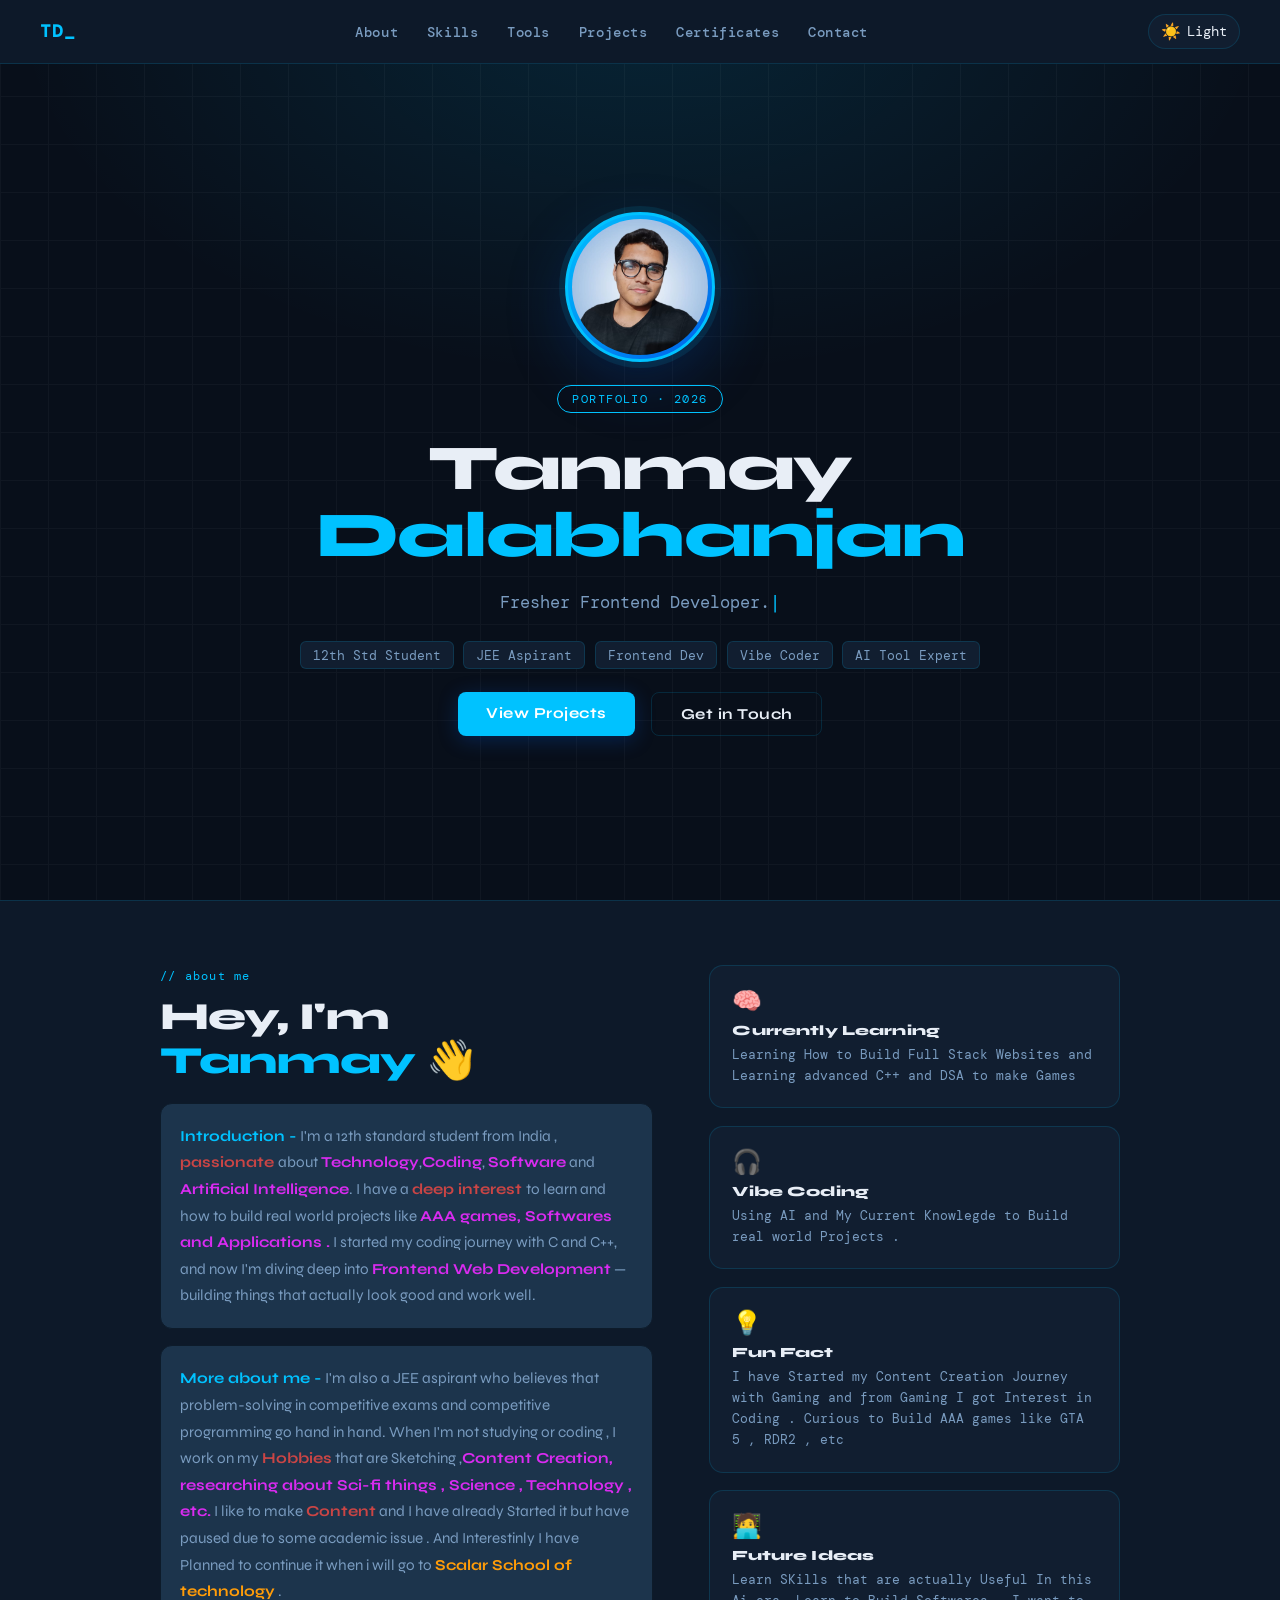
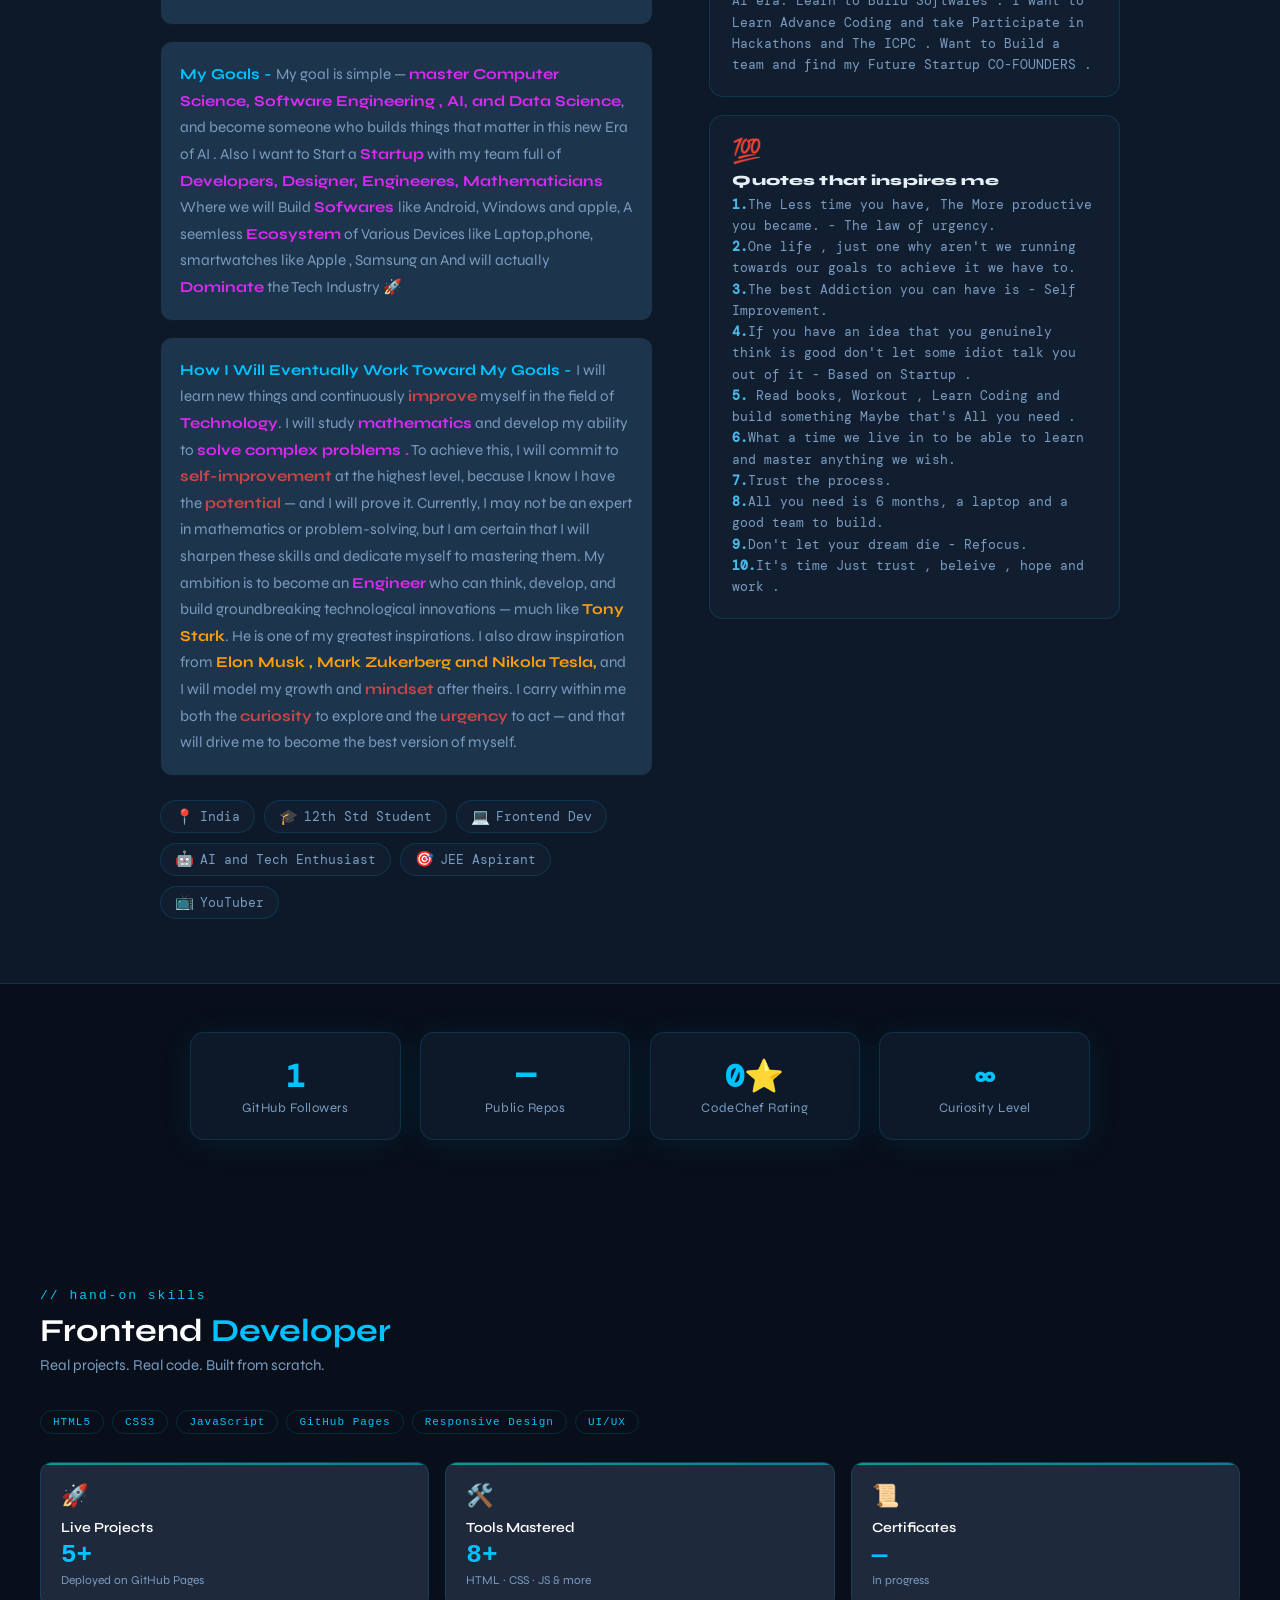
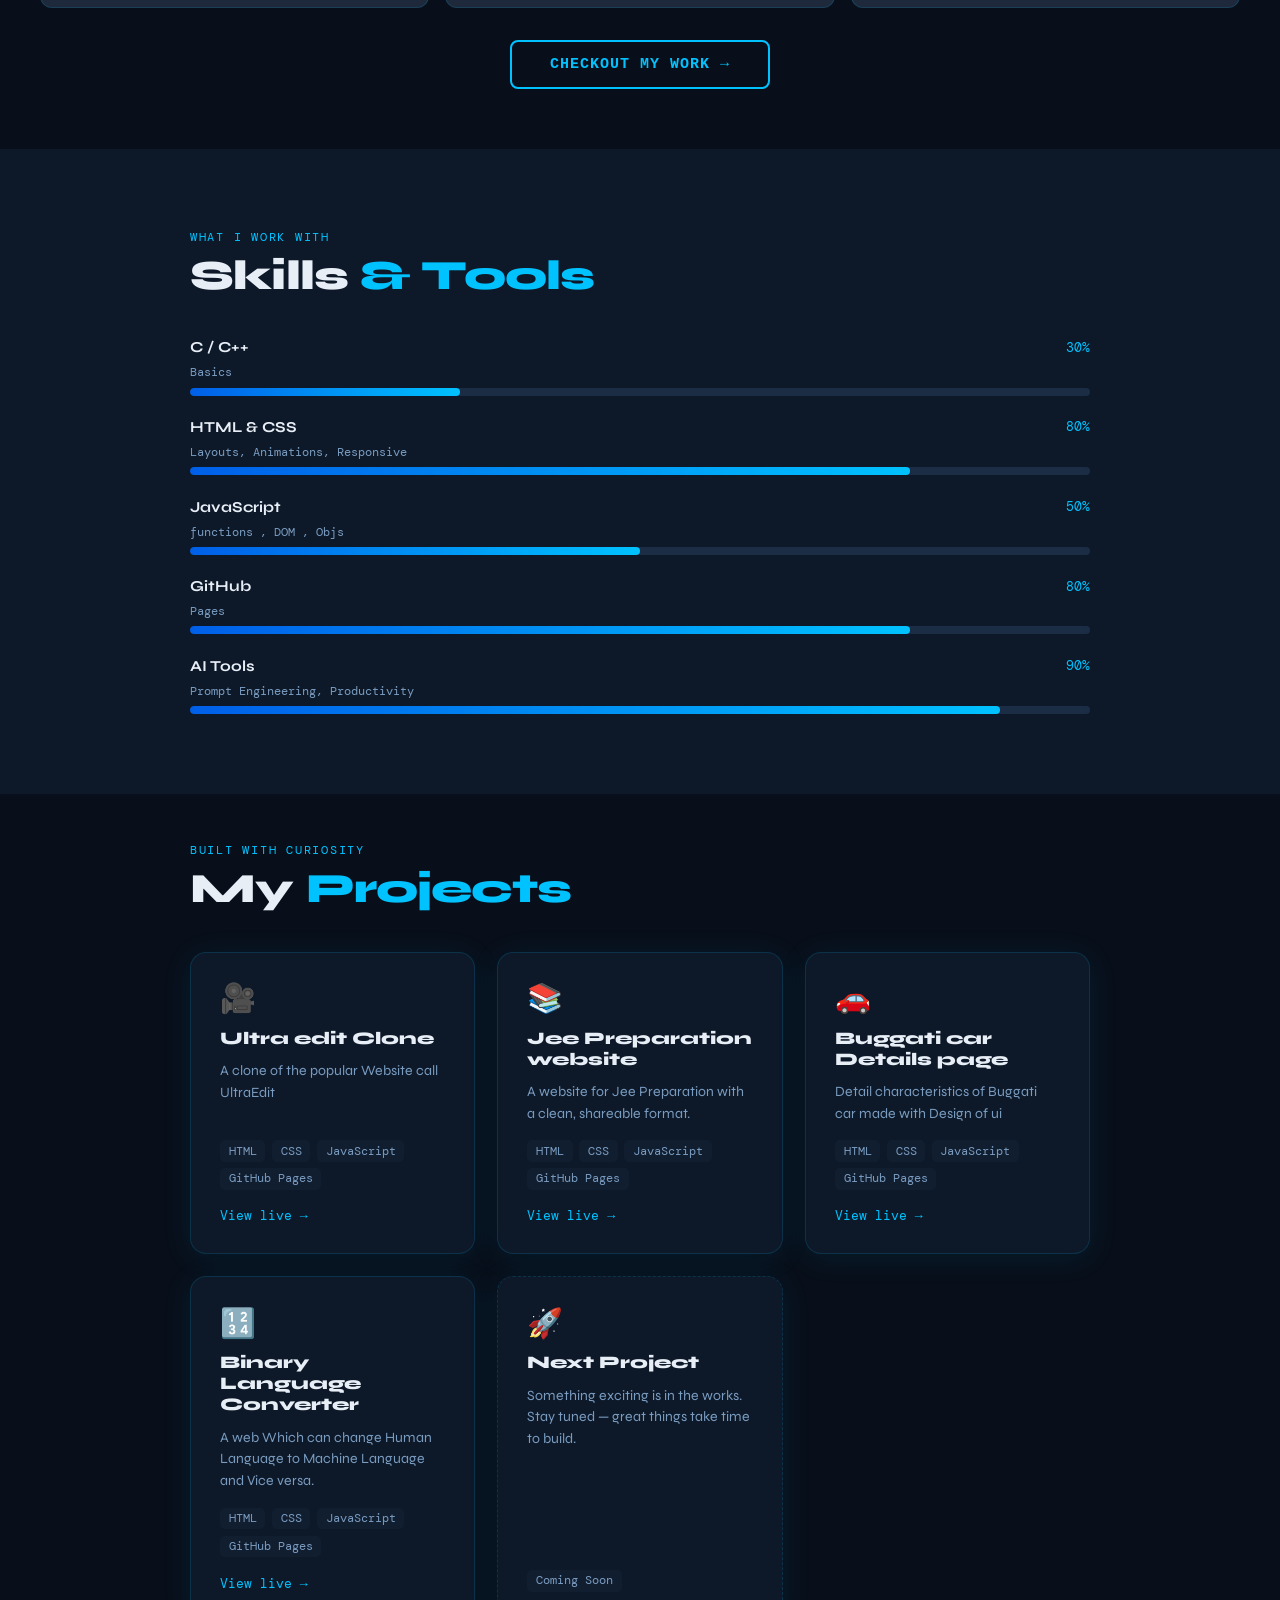
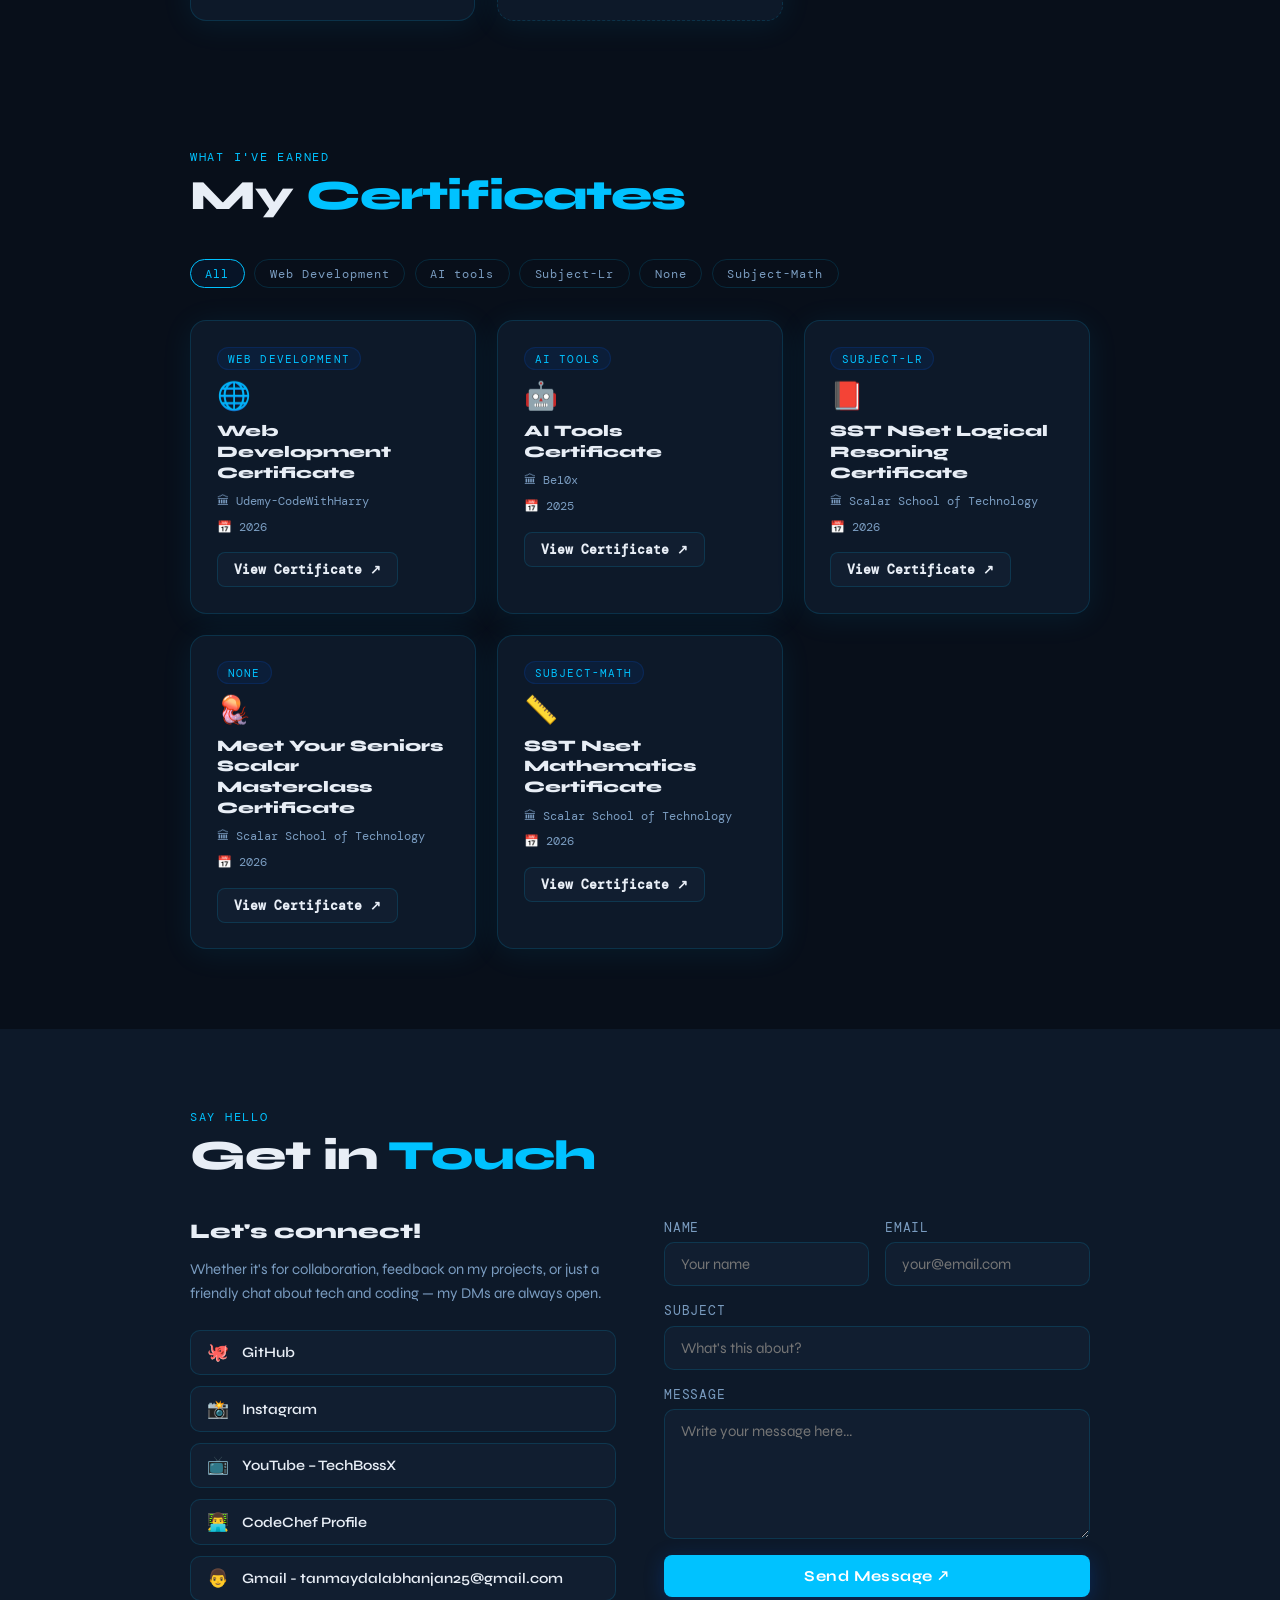
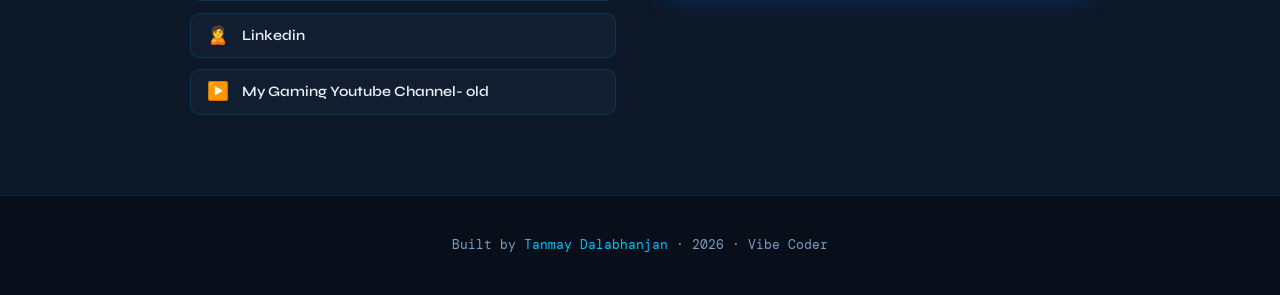
<file: main.index.html>
<!DOCTYPE html>
<html lang="en" data-theme="light">

<head>
    <meta charset="UTF-8" />
    <meta name="viewport" content="width=device-width, initial-scale=1.0" />
    <title>Tanmay Dalabhanjan – Portfolio</title>
    <link rel="icon" type="image/png" href="favicon.png">
    <link
        href="https://fonts.googleapis.com/css2?family=Syne:wght@400;700;800&family=DM+Mono:ital,wght@0,400;0,500;1,400&display=swap"
        rel="stylesheet" />

    <link rel="stylesheet" href="style.css" />
    <style>
        /* moved inline styles to a class to avoid inline-style usage */
        .section-padding { padding: 3rem 1.5rem; }
        .project-card--upcoming { border-style: dashed; opacity: 0.7; }
    </style>
</head>

<body>

    <!-- NAV -->
    <nav>
        <a class="nav-logo" href="#">TD_</a>
        <ul class="nav-links">
            <li><a href="#about">About</a></li>
            <li><a href="#frontend-skills">Skills</a></li>
            <li><a href="#skills">Tools</a></li>
            <li><a href="#projects">Projects</a></li>
            <li><a href="#certificates">Certificates</a></li>
            <li><a href="#contact">Contact</a></li>
        </ul>
        <button class="toggle-btn" onclick="toggleTheme()" aria-label="Toggle dark mode">
            <span class="toggle-icon" id="themeIcon">🌙</span>
            <span id="themeLabel">Dark</span>
        </button>
    </nav>

    <!-- HERO -->
    <section class="hero" id="about">
        <div class="grid-overlay"></div>
        <div class="hero-inner">
            <div class="avatar-ring">
                <div class="avatar-inner"></div>
            </div>
            <span class="hero-tag">Portfolio · 2026</span>
            <h1>Tanmay<br /><span>Dalabhanjan</span></h1>
            <p class="typing-line">
                <span id="typed-text"></span><span class="cursor">|</span>
            </p>
            <div class="hero-meta">
                <span class="hero-badge">12th Std Student</span>
                <span class="hero-badge">JEE Aspirant</span>
                <span class="hero-badge">Frontend Dev</span>
                <span class="hero-badge">Vibe Coder</span>
                <span class="hero-badge">AI Tool Expert</span>
            </div>
            <div class="hero-cta">
                <a href="#projects" class="btn-primary">View Projects</a>
                <a href="#contact" class="btn-outline">Get in Touch</a>
            </div>
        </div>
    </section>


    <!-- INTRODUCTION SECTION -->
    <section id="intro">
        <div class="intro-inner">

            <div class="intro-left">
                <span class="intro-tag">// about me</span>
                <h2 class="intro-heading">Hey, I'm <span>Tanmay</span> 👋</h2>
                <p class="intro-text">
                    <span class="letters">Introduction -</span>
                    I'm a 12th standard student from India , <span class="words2">passionate </span> about <span
                        class="words1">Technology</span>,<span class="words1">Coding</span>,
                    <span class="words1">Software</span> and <span class="words1">Artificial Intelligence</span>. I have
                    a <span class="words2">deep interest </span> to learn and how to build real world projects like
                    <span class="words1">AAA games, Softwares and Applications .</span> I started my coding journey with
                    C and C++, and now I'm diving deep into <span class="words1">Frontend Web Development</span> —
                    building things that actually look good and work well.
                </p>
                <p class="intro-text">
                    <span class="letters">More about me -</span>
                    I'm also a JEE aspirant who believes that problem-solving in competitive
                    exams and competitive programming go hand in hand. When I'm not studying
                    or coding , I work on my <span class="words2">Hobbies</span> that are Sketching ,<span
                        class="words1">Content Creation, researching about Sci-fi things , Science , Technology ,
                        etc.</span> I like to make <span class="words2">Content</span> and I have already Started it but
                    have paused due to some academic issue . And Interestinly I have Planned to continue it when i will
                    go to <span class="words3">Scalar School of technology</span> .
                </p>
                <p class="intro-text">
                    <span class="letters">My Goals - </span>
                    My goal is simple — <span class="words1">master Computer Science, Software Engineering , AI, and
                        Data Science</span>, and
                    become someone who builds things that matter in this new Era of AI . Also I want to Start a <span
                        class="words1">Startup</span> with my team full of <span class="words1">Developers, Designer,
                        Engineeres, Mathematicians</span> Where we will Build <span class="words1">Sofwares </span>like
                    Android, Windows and apple, A seemless <span class="words1">Ecosystem</span> of Various Devices like
                    Laptop,phone, smartwatches like Apple , Samsung an And will actually <span
                        class="words1">Dominate</span> the Tech Industry 🚀
                </p>
                <p class="intro-text">
                    <span class="letters">How I Will Eventually Work Toward My Goals - </span>
                    I will learn new things and continuously <span class="words2">improve</span> myself in the field of
                    <span class="words1">Technology</span>. I will study <span class="words1">mathematics</span> and
                    develop my ability to <span class="words1">solve complex problems .</span> To achieve this, I will
                    commit to <span class="words2">self-improvement</span> at the highest level, because I know I have
                    the <span class="words2">potential</span> — and I will prove it. Currently, I may not be an expert
                    in mathematics or problem-solving, but I am certain that I will sharpen these skills and dedicate
                    myself to mastering them. My ambition is to become an <span class="words1">Engineer</span> who can
                    think, develop, and build groundbreaking technological innovations — much like <span
                        class="words3">Tony Stark</span>. He is one of my greatest inspirations. I also draw inspiration
                    from <span class="words3">Elon Musk , Mark Zukerberg and Nikola Tesla,</span> and I will model my
                    growth and <span class="words2">mindset</span> after theirs. I carry within me both the <span
                        class="words2">curiosity</span> to explore and the <span class="words2">urgency</span> to act —
                    and that will drive me to become the best version of myself.
                </p>

                <!-- ✏️ ADD / EDIT YOUR QUICK FACTS BELOW -->
                <div class="intro-facts">
                    <div class="intro-fact"><span class="fact-icon">📍</span> India</div>
                    <div class="intro-fact"><span class="fact-icon">🎓</span> 12th Std Student</div>
                    <div class="intro-fact"><span class="fact-icon">💻</span> Frontend Dev</div>
                    <div class="intro-fact"><span class="fact-icon">🤖</span> AI and Tech Enthusiast</div>
                    <div class="intro-fact"><span class="fact-icon">🎯</span> JEE Aspirant</div>
                    <div class="intro-fact"><span class="fact-icon">📺</span> YouTuber</div>
                </div>
            </div>

            <div class="intro-right">
                <!-- ✏️ EDIT THESE CARDS FREELY — add/remove/change any card -->
                <div class="intro-card">
                    <div class="icard-icon">🧠</div>
                    <div class="icard-title">Currently Learning</div>
                    <div class="icard-body">Learning How to Build Full Stack Websites and Learning advanced C++ and DSA
                        to make Games
                    </div>
                </div>
                <div class="intro-card">
                    <div class="icard-icon">🎧</div>
                    <div class="icard-title">Vibe Coding</div>
                    <div class="icard-body">Using AI and My Current Knowlegde to Build real world Projects .
                    </div>
                </div>
                <div class="intro-card">
                    <div class="icard-icon">💡</div>
                    <div class="icard-title">Fun Fact</div>
                    <div class="icard-body">I have Started my Content Creation Journey with Gaming and from Gaming I got
                        Interest in Coding . Curious to Build AAA games like GTA 5 , RDR2 , etc </div>
                </div>
                <div class="intro-card">
                    <div class="icard-icon">🧑‍💻</div>
                    <div class="icard-title">Future Ideas</div>
                    <div class="icard-body">Learn SKills that are actually Useful In this Ai era. Learn to Build
                        Softwares . I want to Learn Advance Coding and take Participate in Hackathons and The ICPC .
                        Want to Build a team and find my Future Startup CO-FOUNDERS . </div>
                </div>

                <div class="intro-card">
                    <div class="icard-icon">💯</div>
                    <div class="icard-title">Quotes that inspires me </div>
                    <div class="icard-body">
                        <div><b class="words4">1.</b>The Less time you have, The More productive you became. - The law
                            of
                            urgency.</div>
                        <div><b class="words4">2.</b>One life , just one why aren't we running towards our goals to
                            achieve it we have to.</div>
                        <div><b class="words4">3.</b>The best Addiction you can have is - Self Improvement.</div>
                        <div><b class="words4">4.</b>If you have an idea that you genuinely think is good don't let some
                            idiot talk you out of it -
                            Based on Startup .</div>
                        <div><b class="words4">5.</b> Read books, Workout , Learn Coding and build something Maybe
                            that's All you need .</div>
                        <div><b class="words4">6.</b>What a time we live in to be able to learn and master anything we
                            wish. </div>
                        <div><b class="words4">7.</b>Trust the process.</div>
                        <div><b class="words4">8.</b>All you need is 6 months, a laptop and a good team to build.</div>
                        <div><b class="words4">9.</b>Don't let your dream die - Refocus.</div>
                        <div><b class="words4">10.</b>It's time Just trust , beleive , hope and work .</div>
                    </div>
                </div>
            </div>



        </div>
    </section>

    <!-- STATS -->
    <section class="section-padding">
        <div class="section-inner">
            <div class="stats-row">
                <div class="stat-card reveal">
                    <div class="stat-num" id="stat-followers">1</div>
                    <div class="stat-label">GitHub Followers</div>
                </div>
                <div class="stat-card reveal">
                    <div class="stat-num" id="stat-repos">—</div>
                    <div class="stat-label">Public Repos</div>
                </div>
                <div class="stat-card reveal">
                    <div class="stat-num">0⭐</div>
                    <div class="stat-label">CodeChef Rating</div>
                </div>
                <div class="stat-card reveal">
                    <div class="stat-num">∞</div>
                    <div class="stat-label">Curiosity Level</div>
                </div>
            </div>
        </div>
    </section>
    <!-- ===== HAND-ON SKILLS SECTION ===== -->
    <section id="frontend-skills">
        <p class="hs-label">// hand-on skills</p>
        <h2 class="hs-title">Frontend <span>Developer</span></h2>
        <p class="hs-subtitle">Real projects. Real code. Built from scratch.</p>

        <!-- Tech Tags -->
        <div class="hs-tags">
            <span class="hs-tag">HTML5</span>
            <span class="hs-tag">CSS3</span>
            <span class="hs-tag">JavaScript</span>
            <span class="hs-tag">GitHub Pages</span>
            <span class="hs-tag">Responsive Design</span>
            <span class="hs-tag">UI/UX</span>
        </div>

        <!-- Stat Cards -->
        <div class="hs-cards">
            <div class="hs-card">
                <div class="hs-card-icon">🚀</div>
                <div class="hs-card-title">Live Projects</div>
                <div class="hs-card-val">5+</div>
                <div class="hs-card-sub">Deployed on GitHub Pages</div>
            </div>
            <div class="hs-card">
                <div class="hs-card-icon">🛠️</div>
                <div class="hs-card-title">Tools Mastered</div>
                <div class="hs-card-val">8+</div>
                <div class="hs-card-sub">HTML · CSS · JS & more</div>
            </div>
            <div class="hs-card">
                <div class="hs-card-icon">📜</div>
                <div class="hs-card-title">Certificates</div>
                <div class="hs-card-val">—</div>
                <div class="hs-card-sub">In progress</div>
            </div>
        </div>

        <!-- CTA Button -->
        <div class="hs-cta-wrap">
            <button class="hs-cta-btn" id="hsOpenBtn">CHECKOUT MY WORK →</button>
        </div>
    </section>

    <!-- ===== MODAL OVERLAY ===== -->
    <div id="fdOverlay" class="fd-overlay">
        <div class="fd-modal">

            <button class="fd-modal-close" id="hsCloseBtn">✕</button>

            <p class="fd-modal-label">// frontend developer</p>
            <h3 class="fd-modal-title">Tanmay's Dev Portfolio</h3>

            <!-- Projects -->
            <div class="fd-section">
                <div class="fd-section-heading">🚀 WEB DEV PROJECTS</div>
                <div class="fd-proj-grid">

                    <div class="fd-proj-card">
                        <div class="fd-proj-name">🎥 UltraEdit Clone</div>
                        <div class="fd-proj-desc">Pixel-accurate clone of the UltraEdit website.</div>
                        <a href="https://tanmayboss25.github.io/UltraEditClone/" target="_blank" rel="noopener noreferrer"
                            class="fd-proj-link">View live →</a>
                    </div>

                    <div class="fd-proj-card">
                        <div class="fd-proj-name">🙎 Personal Blog</div>
                        <div class="fd-proj-desc">Save notes, photos, and birthdays in one place.</div>
                        <a href="https://tanmayboss25.github.io/PersonalBlog/" target="_blank" rel="noopener noreferrer" class="fd-proj-link">View
                            live →</a>
                    </div>

                    <div class="fd-proj-card">
                        <div class="fd-proj-name">📚 JEE Prep Website</div>
                        <div class="fd-proj-desc">Clean, shareable JEE preparation resource site.</div>
                        <a href="https://tanmayboss25.github.io/Jee-Preparations-/" target="_blank" rel="noopener noreferrer"
                            class="fd-proj-link">View live →</a>
                    </div>

                    <div class="fd-proj-card">
                        <div class="fd-proj-name">🚗 Bugatti Details Page</div>
                        <div class="fd-proj-desc">Stylish UI for Bugatti car characteristics.</div>
                        <a href="https://tanmayboss25.github.io/Card-Design-1-/" target="_blank" rel="noopener noreferrer"
                            class="fd-proj-link">View live →</a>
                    </div>

                    <div class="fd-proj-card">
                        <div class="fd-proj-name">🔢 Binary Converter</div>
                        <div class="fd-proj-desc">Convert human language to machine language & back.</div>
                        <a href="https://tanmayboss25.github.io/Binary-Language-Converter-/" target="_blank" rel="noopener noreferrer"
                            class="fd-proj-link">View live →</a>
                    </div>

                    <div class="fd-proj-card">
                        <div class="fd-proj-name">🔜 Next Project</div>
                        <div class="fd-proj-desc">Something exciting is in the works. Stay tuned.</div>
                        <span class="fd-coming-soon">Coming Soon</span>
                    </div>

                </div>
            </div>

            <!-- Tools -->
            <div class="fd-section">
                <div class="fd-section-heading">🛠️ TOOLS MASTERED</div>
                <div class="fd-tools-grid">
                    <span class="fd-tool-chip">HTML5</span>
                    <span class="fd-tool-chip">CSS3</span>
                    <span class="fd-tool-chip">JavaScript</span>
                    <span class="fd-tool-chip">GitHub</span>
                    <span class="fd-tool-chip">GitHub Pages</span>
                    <span class="fd-tool-chip">Responsive Design</span>
                    <span class="fd-tool-chip">UI Design</span>
                    <span class="fd-tool-chip">AI Tools</span>
                    <span class="fd-tool-chip">C / C++</span>
                    <span class="fd-tool-chip">React (learning)</span>
                </div>
            </div>

            <!-- Certificates -->
            <div class="fd-section">
                <div class="fd-section-heading">📜 CERTIFICATES</div>
                <div class="fd-cert-empty">No certificates added yet — check back soon.</div>
            </div>

        </div>
    </div>

    <!-- SKILLS -->
    <section id="skills">
        <div class="section-inner">
            <p class="section-label reveal">What I work with</p>
            <h2 class="section-title reveal">Skills <span>&amp; Tools</span></h2>
            <div class="skills-grid" id="skills-grid">
                <!-- Filled by JS -->
            </div>
        </div>
    </section>

    <!-- PROJECTS -->
    <section id="projects" class="section-padding">
        <div class="section-inner">
            <p class="section-label reveal">Built with curiosity</p>
            <h2 class="section-title reveal">My <span>Projects</span></h2>
            <div class="projects-grid">
                <div class="project-card reveal">
                    <div class="project-icon">🎥</div>
                    <div class="project-name">Ultra edit Clone</div>
                    <div class="project-desc">A clone of the popular Website call UltraEdit</div>
                    <div class="project-tags">
                        <span class="project-tag">HTML</span>
                        <span class="project-tag">CSS</span>
                        <span class="project-tag">JavaScript</span>
                        <span class="project-tag">GitHub Pages</span>
                    </div>
                    <a class="project-link" href="https://tanmayboss25.github.io/UltraEditClone/" target="_blank"
                        rel="noopener">View live →</a>
                </div>



                <div class="project-card reveal">
                    <div class="project-icon">📚</div>
                    <div class="project-name">Jee Preparation website </div>
                    <div class="project-desc">A website for Jee Preparation with a clean, shareable format.</div>
                    <div class="project-tags">
                        <span class="project-tag">HTML</span>
                        <span class="project-tag">CSS</span>
                        <span class="project-tag">JavaScript</span>
                        <span class="project-tag">GitHub Pages</span>
                    </div>
                    <a class="project-link" href="https://tanmayboss25.github.io/Jee-Preparations-/" target="_blank"
                        rel="noopener">View live →</a>
                </div>
                <div class="project-card reveal">
                    <div class="project-icon">🚗</div>
                    <div class="project-name">Buggati car Details page </div>
                    <div class="project-desc">Detail characteristics of Buggati car made with Design of ui </div>
                    <div class="project-tags">
                        <span class="project-tag">HTML</span>
                        <span class="project-tag">CSS</span>
                        <span class="project-tag">JavaScript</span>
                        <span class="project-tag">GitHub Pages</span>
                    </div>
                    <a class="project-link" href="https://tanmayboss25.github.io/Card-Design-1-/" target="_blank"
                        rel="noopener">View live →</a>
                </div>
                <div class="project-card reveal">
                    <div class="project-icon">🔢</div>
                    <div class="project-name">Binary Language Converter </div>
                    <div class="project-desc">A web Which can change Human Language to Machine Language and Vice versa.
                    </div>
                    <div class="project-tags">
                        <span class="project-tag">HTML</span>
                        <span class="project-tag">CSS</span>
                        <span class="project-tag">JavaScript</span>
                        <span class="project-tag">GitHub Pages</span>
                    </div>
                    <a class="project-link" href="https://tanmayboss25.github.io/Binary-Language-Converter-/"
                        target="_blank" rel="noopener">View live →</a>
                </div>

                <div class="project-card reveal project-card--upcoming">
                    <div class="project-icon">🚀</div>
                    <div class="project-name">Next Project</div>
                    <div class="project-desc">Something exciting is in the works. Stay tuned — great things take time to
                        build.</div>
                    <div class="project-tags">
                        <span class="project-tag">Coming Soon</span>
                    </div>
                </div>
            </div>







        </div>
        </div>
    </section>

    <!-- CERTIFICATES -->
    <section id="certificates">
        <div class="section-inner">
            <p class="section-label reveal">What I've earned</p>
            <h2 class="section-title reveal">My <span>Certificates</span></h2>
            <div class="cert-filters reveal" id="cert-filters">
                <!-- Filter buttons injected by JS -->
            </div>
            <div class="certs-grid" id="certs-grid">
                <p class="certs-empty" id="certs-empty">No certificates in this category yet.</p>
            </div>
        </div>
    </section>

    <!-- CONTACT -->
    <section id="contact">
        <div class="section-inner">
            <p class="section-label reveal">Say hello</p>
            <h2 class="section-title reveal">Get in <span>Touch</span></h2>
            <div class="contact-wrapper">
                <div class="contact-info reveal">
                    <h3>Let's connect!</h3>
                    <p>Whether it's for collaboration, feedback on my projects, or just a friendly chat about tech and
                        coding — my DMs are always open.</p>
                    <div class="social-links">
                        <a href="https://github.com/TanmayBoss25" target="_blank" rel="noopener" class="social-link">
                            <span class="social-icon">🐙</span> GitHub
                        </a>
                        <a href="https://www.instagram.com/tanmaydalabhanjan/" target="_blank" rel="noopener"
                            class="social-link">
                            <span class="social-icon">📸</span> Instagram
                        </a>
                        <a href="https://youtube.com/@techbossx" target="_blank" rel="noopener" class="social-link">
                            <span class="social-icon">📺</span> YouTube – TechBossX
                        </a>
                        <a href="https://tanmayboss25.github.io/CodeChef-profile-/" target="_blank" rel="noopener"
                            class="social-link">
                            <span class="social-icon">👨‍💻</span> CodeChef Profile
                        </a>
                        <a href="" target="_blank" rel="noopener" class="social-link">
                            <span class="social-icon">👨</span> Gmail - tanmaydalabhanjan25@gmail.com
                        </a>
                        <a href="https://www.linkedin.com/in/tanmay-dalabhanjan-240754353/?trk=public-profile-join-page"
                            target="_blank" rel="noopener" class="social-link">
                            <span class="social-icon">🙎</span>Linkedin
                        </a>
                        <a href="https://youtube.com/@tanmayboss25?si=6v07IJejQX_wNXrx" target="_blank" rel="noopener"
                            class="social-link">
                            <span class="social-icon">▶️</span>My Gaming Youtube Channel- old
                        </a>
                    </div>
                </div>
                <div class="reveal">
                    <form id="contact-form" onsubmit="handleSubmit(event)">
                        <div class="form-row">
                            <div class="form-group">
                                <label for="name">NAME</label>
                                <input type="text" id="name" name="name" placeholder="Your name" required />
                            </div>
                            <div class="form-group">
                                <label for="email">EMAIL</label>
                                <input type="email" id="email" name="email" placeholder="your@email.com" required />
                            </div>
                        </div>
                        <div class="form-group">
                            <label for="subject">SUBJECT</label>
                            <input type="text" id="subject" name="subject" placeholder="What's this about?" required />
                        </div>
                        <div class="form-group">
                            <label for="message">MESSAGE</label>
                            <textarea id="message" name="message" placeholder="Write your message here..."
                                required></textarea>
                        </div>
                        <button type="submit" class="btn-primary btn-submit">Send
                            Message ↗</button>
                        <p class="form-status" id="form-status"></p>
                    </form>
                </div>
            </div>
        </div>
    </section>

    <!-- FOOTER -->
    <footer>
        <p>Built by <a href="#">Tanmay Dalabhanjan</a> · 2026 · Vibe Coder</p>
    </footer>

    <script src="script.js"></script>
</body>

</html>
</file>
<file: style.css>
/* ── CSS Variables ─────────────────────────────── */
  :root {
      --bg: #F0F4F8;
      --bg2: #FFFFFF;
      --bg3: #E4EBF3;
      --text: #0D1B2A;
      --muted: #4A6580;
      --accent: #0052CC;
      --accent2: #00C2FF;
      --card-shadow: 0 4px 24px rgba(0, 82, 204, 0.10);
      --card-hover: 0 12px 40px rgba(0, 82, 204, 0.18);
      --border: rgba(0, 82, 204, 0.15);
      --bar-bg: #D0DCF0;
      --transition: 0.45s cubic-bezier(0.23, 1, 0.32, 1);
  }

  [data-theme="dark"] {
      --bg: #080F1A;
      --bg2: #0D1929;
      --bg3: #111E30;
      --text: #E8EEF6;
      --muted: #7A9CC0;
      --accent: #00C2FF;
      --accent2: #005FE8;
      --card-shadow: 0 4px 32px rgba(0, 194, 255, 0.08);
      --card-hover: 0 12px 48px rgba(0, 194, 255, 0.18);
      --border: rgba(0, 194, 255, 0.15);
      --bar-bg: #1A2D45;
  }

  *,
  *::before,
  *::after {
      box-sizing: border-box;
      margin: 0;
      padding: 0;
  }

  html {
      scroll-behavior: smooth;
  }

  body {
      font-family: 'Syne', sans-serif;
      background: var(--bg);
      color: var(--text);
      transition: background var(--transition), color var(--transition);
      min-height: 100vh;
      overflow-x: hidden;
  }

  /* ── NAV ─────────────────────────────────────── */
  nav {
      position: fixed;
      top: 0;
      left: 0;
      right: 0;
      z-index: 100;
      display: flex;
      align-items: center;
      justify-content: space-between;
      padding: 0.9rem 2.5rem;
      background: var(--bg2);
      border-bottom: 1px solid var(--border);
      backdrop-filter: blur(12px);
      transition: background var(--transition), border var(--transition);
  }

  .nav-logo {
      font-size: 1.1rem;
      font-weight: 800;
      letter-spacing: 0.05em;
      color: var(--accent);
      text-decoration: none;
      font-family: 'DM Mono', monospace;
  }

  .nav-links {
      display: flex;
      gap: 1.8rem;
      list-style: none;
  }

  .nav-links a {
      color: var(--muted);
      text-decoration: none;
      font-size: 0.9rem;
      font-weight: 500;
      letter-spacing: 0.04em;
      font-family: 'DM Mono', monospace;
      transition: color 0.25s;
  }

  .nav-links a:hover {
      color: var(--accent);
  }

  .toggle-btn {
      background: var(--bg3);
      border: 1px solid var(--border);
      border-radius: 50px;
      padding: 0.35rem 0.75rem;
      cursor: pointer;
      display: flex;
      align-items: center;
      gap: 0.4rem;
      color: var(--text);
      font-size: 0.88rem;
      transition: all 0.3s;
      font-family: 'DM Mono', monospace;
  }

  .toggle-btn:hover {
      border-color: var(--accent);
      color: var(--accent);
  }

  .toggle-icon {
      font-size: 1rem;
  }

  /* ── HERO ────────────────────────────────────── */
  .hero {
      min-height: 100vh;
      display: flex;
      flex-direction: column;
      align-items: center;
      justify-content: center;
      padding: 7rem 1.5rem 4rem;
      position: relative;
      overflow: hidden;
  }

  .hero::before {
      content: '';
      position: absolute;
      inset: 0;
      z-index: 0;
      background: radial-gradient(ellipse 70% 60% at 50% 0%, rgba(0, 194, 255, 0.12) 0%, transparent 70%);
      pointer-events: none;
  }

  .grid-overlay {
      position: absolute;
      inset: 0;
      z-index: 0;
      opacity: 0.035;
      background-image:
          linear-gradient(var(--text) 1px, transparent 1px),
          linear-gradient(90deg, var(--text) 1px, transparent 1px);
      background-size: 48px 48px;
      pointer-events: none;
  }

  .hero-inner {
      position: relative;
      z-index: 1;
      display: flex;
      flex-direction: column;
      align-items: center;
      gap: 1.4rem;
      text-align: center;
      max-width: 700px;
  }

  .avatar-ring {
      width: 150px;
      height: 150px;
      border-radius: 50%;
      border: 3px solid var(--accent);
      padding: 4px;
      background: linear-gradient(135deg, var(--accent), var(--accent2));
      box-shadow: 0 0 0 6px rgba(0, 194, 255, 0.1), 0 20px 60px rgba(0, 82, 204, 0.25);
      animation: popIn 0.8s cubic-bezier(0.34, 1.56, 0.64, 1) both;
      transition: box-shadow var(--transition), transform var(--transition);
  }

  .avatar-ring:hover {
      transform: scale(1.06) rotate(-4deg);
      box-shadow: 0 0 0 10px rgba(0, 194, 255, 0.15), 0 30px 80px rgba(0, 82, 204, 0.35);
  }

  .avatar-inner {
      width: 100%;
      height: 100%;
      border-radius: 50%;
      background: url('tanmayprofilepic1.jpeg') center/cover, var(--bg3);
      overflow: hidden;
      border-radius: 50%;
  }

  .hero-tag {
      display: inline-block;
      font-family: 'DM Mono', monospace;
      font-size: 0.78rem;
      letter-spacing: 0.12em;
      text-transform: uppercase;
      color: var(--accent);
      padding: 0.3rem 0.9rem;
      border: 1px solid var(--accent);
      border-radius: 50px;
      animation: fadeUp 0.7s 0.2s both;
  }

  .hero h1 {
      font-size: clamp(2.4rem, 6vw, 4rem);
      font-weight: 800;
      line-height: 1.05;
      letter-spacing: -0.02em;
      animation: fadeUp 0.7s 0.3s both;
  }

  .hero h1 span {
      color: var(--accent);
  }

  .typing-line {
      font-family: 'DM Mono', monospace;
      font-size: 1.05rem;
      color: var(--muted);
      animation: fadeUp 0.7s 0.4s both;
      min-height: 1.6em;
  }

  .cursor {
      display: inline-block;
      animation: blink 1s step-end infinite;
      color: var(--accent);
  }

  .hero-meta {
      display: flex;
      flex-wrap: wrap;
      gap: 0.6rem;
      justify-content: center;
      animation: fadeUp 0.7s 0.5s both;
  }

  .hero-badge {
      font-family: 'DM Mono', monospace;
      font-size: 0.8rem;
      padding: 0.3rem 0.75rem;
      border-radius: 6px;
      background: var(--bg3);
      border: 1px solid var(--border);
      color: var(--muted);
  }

  .hero-cta {
      display: flex;
      gap: 1rem;
      flex-wrap: wrap;
      justify-content: center;
      animation: fadeUp 0.7s 0.6s both;
  }

  .btn-primary {
      padding: 0.75rem 1.8rem;
      border-radius: 8px;
      background: var(--accent);
      color: #fff;
      font-family: 'Syne', sans-serif;
      font-weight: 700;
      font-size: 0.95rem;
      text-decoration: none;
      border: none;
      cursor: pointer;
      transition: all 0.3s;
      letter-spacing: 0.03em;
      box-shadow: 0 4px 20px rgba(0, 82, 204, 0.3);
  }

  .btn-primary:hover {
      transform: translateY(-2px);
      box-shadow: 0 8px 32px rgba(0, 82, 204, 0.45);
  }

  .btn-outline {
      padding: 0.75rem 1.8rem;
      border-radius: 8px;
      background: transparent;
      color: var(--text);
      font-family: 'Syne', sans-serif;
      font-weight: 700;
      font-size: 0.95rem;
      text-decoration: none;
      cursor: pointer;
      border: 1.5px solid var(--border);
      transition: all 0.3s;
      letter-spacing: 0.03em;
  }

  .btn-outline:hover {
      border-color: var(--accent);
      color: var(--accent);
      transform: translateY(-2px);
  }

  /* ── SECTIONS ────────────────────────────────── */
  section {
      padding: 5rem 1.5rem;
  }

  .section-inner {
      max-width: 900px;
      margin: 0 auto;
  }

  .section-label {
      font-family: 'DM Mono', monospace;
      font-size: 0.78rem;
      letter-spacing: 0.14em;
      text-transform: uppercase;
      color: var(--accent);
      margin-bottom: 0.5rem;
  }

  .section-title {
      font-size: clamp(1.8rem, 4vw, 2.6rem);
      font-weight: 800;
      letter-spacing: -0.02em;
      margin-bottom: 2.5rem;
      line-height: 1.1;
  }

  .section-title span {
      color: var(--accent);
  }

  /* ── STATS ROW ───────────────────────────────── */
  .stats-row {
      display: flex;
      flex-wrap: wrap;
      gap: 1.2rem;
      justify-content: center;
      margin-bottom: 2.5rem;
  }

  .stat-card {
      background: var(--bg2);
      border: 1px solid var(--border);
      border-radius: 14px;
      padding: 1.4rem 2rem;
      text-align: center;
      min-width: 140px;
      flex: 1;
      box-shadow: var(--card-shadow);
      transition: box-shadow var(--transition), transform var(--transition);
  }

  .stat-card:hover {
      box-shadow: var(--card-hover);
      transform: translateY(-4px);
  }

  .stat-num {
      font-size: 2rem;
      font-weight: 800;
      color: var(--accent);
      font-family: 'DM Mono', monospace;
  }

  .stat-label {
      font-size: 0.82rem;
      color: var(--muted);
      margin-top: 0.2rem;
      letter-spacing: 0.04em;
  }

  /* ── SKILLS ──────────────────────────────────── */
  #skills {
      background: var(--bg2);
  }

  .skills-grid {
      display: flex;
      flex-direction: column;
      gap: 1.4rem;
  }

  .skill-item {}

  .skill-header {
      display: flex;
      justify-content: space-between;
      align-items: center;
      margin-bottom: 0.5rem;
  }

  .skill-name {
      font-weight: 700;
      font-size: 0.95rem;
  }

  .skill-pct {
      font-family: 'DM Mono', monospace;
      font-size: 0.82rem;
      color: var(--accent);
  }

  .skill-bar-bg {
      height: 8px;
      border-radius: 50px;
      background: var(--bar-bg);
      overflow: hidden;
  }

  .skill-bar-fill {
      height: 100%;
      border-radius: 50px;
      background: linear-gradient(90deg, var(--accent2), var(--accent));
      width: 0%;
      transition: width 1.1s cubic-bezier(0.23, 1, 0.32, 1);
  }

  /* ── PROJECTS ────────────────────────────────── */
  .projects-grid {
      display: grid;
      grid-template-columns: repeat(auto-fill, minmax(260px, 1fr));
      gap: 1.4rem;
  }

  .project-card {
      background: var(--bg2);
      border: 1px solid var(--border);
      border-radius: 16px;
      padding: 1.8rem;
      box-shadow: var(--card-shadow);
      transition: box-shadow var(--transition), transform var(--transition), border var(--transition);
      display: flex;
      flex-direction: column;
      gap: 0.7rem;
  }

  .project-card:hover {
      box-shadow: var(--card-hover);
      transform: translateY(-5px);
      border-color: var(--accent);
  }

  .project-icon {
      font-size: 1.8rem;
  }

  .project-name {
      font-size: 1.1rem;
      font-weight: 800;
  }

  .project-desc {
      font-size: 0.88rem;
      color: var(--muted);
      line-height: 1.55;
      flex: 1;
  }

  .project-tags {
      display: flex;
      flex-wrap: wrap;
      gap: 0.4rem;
      margin-top: 0.3rem;
  }

  .project-tag {
      font-family: 'DM Mono', monospace;
      font-size: 0.72rem;
      padding: 0.2rem 0.55rem;
      border-radius: 5px;
      background: var(--bg3);
      color: var(--muted);
  }

  .project-link {
      display: inline-flex;
      align-items: center;
      gap: 0.4rem;
      font-size: 0.82rem;
      color: var(--accent);
      text-decoration: none;
      font-family: 'DM Mono', monospace;
      transition: gap 0.2s;
      margin-top: 0.4rem;
  }

  .project-link:hover {
      gap: 0.7rem;
  }

  /* ── CONTACT ─────────────────────────────────── */
  #contact {
      background: var(--bg2);
  }

  .contact-wrapper {
      display: grid;
      grid-template-columns: 1fr 1fr;
      gap: 3rem;
      align-items: start;
  }

  .contact-info h3 {
      font-size: 1.3rem;
      font-weight: 800;
      margin-bottom: 0.8rem;
  }

  .contact-info p {
      color: var(--muted);
      font-size: 0.93rem;
      line-height: 1.65;
      margin-bottom: 1.5rem;
  }

  .social-links {
      display: flex;
      flex-direction: column;
      gap: 0.7rem;
  }

  .social-link {
      display: flex;
      align-items: center;
      gap: 0.8rem;
      padding: 0.7rem 1rem;
      border-radius: 10px;
      border: 1px solid var(--border);
      background: var(--bg3);
      text-decoration: none;
      color: var(--text);
      font-size: 0.9rem;
      font-weight: 600;
      transition: all 0.25s;
  }

  .social-link:hover {
      border-color: var(--accent);
      color: var(--accent);
      transform: translateX(4px);
  }

  .social-icon {
      font-size: 1.1rem;
  }

  form {
      display: flex;
      flex-direction: column;
      gap: 1rem;
  }

  .form-group {
      display: flex;
      flex-direction: column;
      gap: 0.4rem;
  }

  label {
      font-size: 0.82rem;
      font-family: 'DM Mono', monospace;
      color: var(--muted);
      letter-spacing: 0.06em;
  }

  input,
  textarea {
      background: var(--bg3);
      border: 1.5px solid var(--border);
      border-radius: 10px;
      padding: 0.75rem 1rem;
      color: var(--text);
      font-family: 'Syne', sans-serif;
      font-size: 0.93rem;
      transition: border 0.25s, box-shadow 0.25s;
      outline: none;
      width: 100%;
  }

  input:focus,
  textarea:focus {
      border-color: var(--accent);
      box-shadow: 0 0 0 3px rgba(0, 82, 204, 0.12);
  }

  textarea {
      min-height: 130px;
      resize: vertical;
  }

  .form-row {
      display: grid;
      grid-template-columns: 1fr 1fr;
      gap: 1rem;
  }

  .form-status {
      font-family: 'DM Mono', monospace;
      font-size: 0.82rem;
      color: var(--muted);
      margin-top: 0.3rem;
  }

  .form-status.success {
      color: #00C48C;
  }

  /* ── CERTIFICATES ────────────────────────────── */
  #certificates {
      background: var(--bg);
  }

  .cert-filters {
      display: flex;
      flex-wrap: wrap;
      gap: 0.6rem;
      margin-bottom: 2rem;
  }

  .cert-filter-btn {
      font-family: 'DM Mono', monospace;
      font-size: 0.78rem;
      letter-spacing: 0.08em;
      padding: 0.35rem 0.9rem;
      border-radius: 50px;
      border: 1.5px solid var(--border);
      background: transparent;
      color: var(--muted);
      cursor: pointer;
      transition: all 0.22s;
  }

  .cert-filter-btn:hover,
  .cert-filter-btn.active {
      border-color: var(--accent);
      color: var(--accent);
      background: rgba(0, 82, 204, 0.07);
  }

  .certs-grid {
      display: grid;
      grid-template-columns: repeat(auto-fill, minmax(270px, 1fr));
      gap: 1.3rem;
  }

  .cert-card {
      background: var(--bg2);
      border: 1px solid var(--border);
      border-radius: 16px;
      padding: 1.6rem;
      box-shadow: var(--card-shadow);
      transition: box-shadow var(--transition), transform var(--transition), border var(--transition);
      display: flex;
      flex-direction: column;
      gap: 0.6rem;
      position: relative;
      overflow: hidden;
  }

  .cert-card::before {
      content: '';
      position: absolute;
      top: 0;
      left: 0;
      right: 0;
      height: 3px;
      background: linear-gradient(90deg, var(--accent2), var(--accent));
      opacity: 0;
      transition: opacity 0.3s;
  }

  .cert-card:hover {
      box-shadow: var(--card-hover);
      transform: translateY(-5px);
  }

  .cert-card:hover::before {
      opacity: 1;
  }

  .cert-badge {
      display: inline-block;
      font-family: 'DM Mono', monospace;
      font-size: 0.7rem;
      letter-spacing: 0.1em;
      text-transform: uppercase;
      padding: 0.22rem 0.65rem;
      border-radius: 50px;
      background: rgba(0, 82, 204, 0.1);
      color: var(--accent);
      border: 1px solid rgba(0, 82, 204, 0.2);
      width: fit-content;
  }

  .cert-icon {
      font-size: 1.7rem;
  }

  .cert-title {
      font-size: 1rem;
      font-weight: 800;
      line-height: 1.3;
  }

  .cert-issuer {
      font-family: 'DM Mono', monospace;
      font-size: 0.78rem;
      color: var(--muted);
  }

  .cert-date {
      font-family: 'DM Mono', monospace;
      font-size: 0.75rem;
      color: var(--muted);
  }

  .cert-link {
      display: inline-flex;
      align-items: center;
      gap: 0.4rem;
      margin-top: 0.5rem;
      padding: 0.5rem 1rem;
      border-radius: 8px;
      border: 1.5px solid var(--border);
      background: var(--bg3);
      color: var(--text);
      text-decoration: none;
      font-size: 0.82rem;
      font-weight: 700;
      font-family: 'DM Mono', monospace;
      transition: all 0.22s;
      width: fit-content;
  }

  .cert-link:hover {
      border-color: var(--accent);
      color: var(--accent);
      background: rgba(0, 82, 204, 0.07);
  }

  .cert-card[data-hidden="true"] {
      display: none;
  }

  .certs-empty {
      text-align: center;
      color: var(--muted);
      font-family: 'DM Mono', monospace;
      font-size: 0.9rem;
      padding: 3rem;
      display: none;
      grid-column: 1/-1;
  }

  /* ── FOOTER ──────────────────────────────────── */
  footer {
      text-align: center;
      padding: 2.5rem 1.5rem;
      border-top: 1px solid var(--border);
      font-family: 'DM Mono', monospace;
      font-size: 0.82rem;
      color: var(--muted);
  }

  footer a {
      color: var(--accent);
      text-decoration: none;
  }

  /* ── REVEAL ANIMATION ────────────────────────── */
  .reveal {
      opacity: 0;
      transform: translateY(30px);
      transition: opacity 0.75s ease, transform 0.75s cubic-bezier(0.23, 1, 0.32, 1);
  }

  .reveal.visible {
      opacity: 1;
      transform: none;
  }

  /* ── KEYFRAMES ───────────────────────────────── */
  @keyframes popIn {
      from {
          opacity: 0;
          transform: scale(0.5);
      }

      to {
          opacity: 1;
          transform: scale(1);
      }
  }

  @keyframes fadeUp {
      from {
          opacity: 0;
          transform: translateY(20px);
      }

      to {
          opacity: 1;
          transform: none;
      }
  }

  @keyframes blink {

      0%,
      100% {
          opacity: 1;
      }

      50% {
          opacity: 0;
      }
  }

  /* ── RESPONSIVE ──────────────────────────────── */
  @media (max-width: 700px) {
      nav {
          padding: 0.75rem 1.2rem;
      }

      .nav-links {
          display: none;
      }

      .contact-wrapper {
          grid-template-columns: 1fr;
      }

      .form-row {
          grid-template-columns: 1fr;
      }

      .hero h1 {
          font-size: 2.2rem;
      }
  }

  /* ── INTRODUCTION SECTION ─────────────────────── */
  #intro {
      padding: 4rem 1.5rem;
      background: var(--bg2);
      border-top: 1px solid var(--border);
      border-bottom: 1px solid var(--border);
  }

  .intro-inner {
      max-width: 960px;
      margin: 0 auto;
      display: grid;
      grid-template-columns: 1.2fr 1fr;
      gap: 3.5rem;
      align-items: start;
  }

  .intro-tag {
      display: inline-block;
      font-family: 'DM Mono', monospace;
      font-size: 0.78rem;
      color: var(--accent);
      letter-spacing: 0.1em;
      margin-bottom: 0.7rem;
  }

  .intro-heading {
      font-size: clamp(1.8rem, 3.5vw, 2.4rem);
      font-weight: 800;
      letter-spacing: -0.02em;
      line-height: 1.15;
      margin-bottom: 1.2rem;
  }

  .intro-heading span {
      color: var(--accent);
  }

  .intro-text {
      font-size: 0.95rem;
      color: var(--muted);
      line-height: 1.75;
      margin-bottom: 1rem;
      border: #0D1B2A 1px solid;
      padding: 1.2rem;
      border-radius: 12px;
      background: rgba(102, 186, 255, 0.166)
  }

  .intro-text strong {
      color: var(--text);
      font-weight: 700;

  }

  .intro-facts {
      display: flex;
      flex-wrap: wrap;
      gap: 0.6rem;
      margin-top: 1.5rem;
  }

  .intro-fact {
      display: flex;
      align-items: center;
      gap: 0.4rem;
      padding: 0.35rem 0.85rem;
      border-radius: 50px;
      background: var(--bg3);
      border: 1px solid var(--border);
      font-size: 0.82rem;
      font-family: 'DM Mono', monospace;
      color: var(--muted);
      transition: all 0.22s;
  }

  .intro-fact:hover {
      border-color: var(--accent);
      color: var(--accent);
  }

  .fact-icon {
      font-size: 0.95rem;
  }

  /* Right side cards */
  .intro-right {
      display: flex;
      flex-direction: column;
      gap: 1.1rem;
  }

  .intro-card {
      background: var(--bg3);
      border: 1px solid var(--border);
      border-radius: 14px;
      padding: 1.3rem 1.4rem;
      transition: box-shadow var(--transition), transform var(--transition), border var(--transition);
  }

  .intro-card:hover {
      box-shadow: var(--card-hover);
      transform: translateX(5px);
      border-color: var(--accent);
  }

  .icard-icon {
      font-size: 1.5rem;
      margin-bottom: 0.4rem;
  }

  .icard-title {
      font-size: 0.88rem;
      font-weight: 800;
      margin-bottom: 0.3rem;
      letter-spacing: 0.01em;
  }

  .icard-body {
      font-size: 0.83rem;
      color: var(--muted);
      line-height: 1.6;
      font-family: 'DM Mono', monospace;
  }

  /* Responsive */
  @media (max-width: 700px) {
      .intro-inner {
          grid-template-columns: 1fr;
          gap: 2rem;
      }
  }

  .letters {
      color: var(--accent);
      font-weight: 700;
  }

  .words1 {
      color: #d92bf0;
      font-weight: 700;
  }

  .words2 {
      color: #ca4545;
      font-weight: 700;
  }

  .words3 {
      color: #ff9c09;
      font-weight: 700;
  }

  .words4 {
      color: rgb(76, 185, 232);
      font-weight: 700;
  }

  /* ===== HAND-ON SKILLS SECTION ===== */
  #frontend-skills {
      padding: 60px 40px;
      background: var(--bg);
      color: var(--text);
      position: relative;
  }

  .hs-label {
      font-family: monospace;
      font-size: 13px;
      color: var(--accent);
      letter-spacing: 2px;
      margin-bottom: 8px;
  }

  .hs-title {
      font-size: 32px;
      font-weight: 700;
      color: #fff;
      margin: 0 0 6px;
  }

  .hs-title span {
      color: var(--accent);
  }

  .hs-subtitle {
      color: var(--muted);
      font-size: 15px;
      margin: 0 0 36px;
  }

  /* Tags */
  .hs-tags {
      display: flex;
      gap: 8px;
      margin-bottom: 28px;
      flex-wrap: wrap;
  }

  .hs-tag {
      background: var(--card-bg);
      border: 1px solid var(--border);
      color: var(--accent);
      font-family: monospace;
      font-size: 11px;
      padding: 5px 12px;
      border-radius: 20px;
      letter-spacing: 1px;
  }

  /* Stat Cards */
  .hs-cards {
      display: grid;
      grid-template-columns: repeat(3, 1fr);
      gap: 16px;
      margin-bottom: 32px;
  }

  .hs-card {
      background: #1e293b;
      border: 1px solid var(--border);
      border-radius: 12px;
      padding: 20px;
      position: relative;
      overflow: hidden;
      transition: border-color 0.3s, transform 0.2s;
  }

  .hs-card::before {
      content: '';
      position: absolute;
      top: 0;
      left: 0;
      right: 0;
      height: 2px;
      background: linear-gradient(90deg, #00e5c8, #00b4d8);
      opacity: 0.6;
  }

  .hs-card:hover {
      border-color: var(--accent);
      transform: translateY(-2px);
  }

  .hs-card-icon {
      font-size: 22px;
      margin-bottom: 10px;
  }

  .hs-card-title {
      font-size: 14px;
      font-weight: 600;
      color: #fff;
      margin-bottom: 4px;
  }

  .hs-card-val {
      font-size: 26px;
      font-weight: 700;
      color: var(--accent);
      font-family: monospace;
  }

  .hs-card-sub {
      font-size: 12px;
      color: var(--muted);
      margin-top: 3px;
  }

  /* CTA Button */
  .hs-cta-wrap {
      display: flex;
      justify-content: center;
  }

  .hs-cta-btn {
      background: transparent;
      border: 2px solid var(--accent);
      color: var(--accent);
      font-size: 15px;
      font-weight: 600;
      padding: 14px 38px;
      border-radius: 8px;
      cursor: pointer;
      letter-spacing: 1px;
      font-family: monospace;
      transition: background 0.2s, color 0.2s, transform 0.15s;
  }

  .hs-cta-btn:hover {
      background: var(--accent);
      color: #0a0f1e;
      transform: scale(1.03);
  }

  /* ===== MODAL OVERLAY ===== */
  .fd-overlay {
      display: none;
      position: fixed;
      inset: 0;
      background: rgba(0, 0, 0, 0.85);
      z-index: 9999;
      align-items: center;
      justify-content: center;
      padding: 20px;
  }

  .fd-overlay.fd-open {
      display: flex;
  }

  .fd-modal {
      background: #0f172a;
      border: 1px solid rgba(0, 229, 200, 0.25);
      border-radius: 16px;
      width: 100%;
      max-width: 740px;
      max-height: 82vh;
      overflow-y: auto;
      padding: 36px 32px;
      position: relative;
  }

  .fd-modal-close {
      position: absolute;
      top: 16px;
      right: 20px;
      background: none;
      border: none;
      color: #94a3b8;
      font-size: 22px;
      cursor: pointer;
      line-height: 1;
      transition: color 0.2s;
  }

  .fd-modal-close:hover {
      color: var(--accent);
  }

  .fd-modal-label {
      font-family: monospace;
      font-size: 12px;
      color: var(--accent);
      letter-spacing: 2px;
      margin-bottom: 6px;
  }

  .fd-modal-title {
      font-size: 24px;
      font-weight: 700;
      color: #fff;
      margin: 0 0 24px;
  }

  /* Modal Sections */
  .fd-section {
      margin-bottom: 28px;
  }

  .fd-section-heading {
      font-size: 13px;
      font-family: monospace;
      color: var(--accent);
      letter-spacing: 1.5px;
      border-bottom: 1px solid rgba(0, 229, 200, 0.18);
      padding-bottom: 8px;
      margin-bottom: 14px;
  }

  /* Projects Grid */
  .fd-proj-grid {
      display: grid;
      grid-template-columns: 1fr 1fr;
      gap: 12px;
  }

  .fd-proj-card {
      background: #1e293b;
      border: 1px solid rgba(0, 229, 200, 0.18);
      border-radius: 10px;
      padding: 14px 16px;
      transition: border-color 0.2s;
  }

  .fd-proj-card:hover {
      border-color: var(--accent);
  }

  .fd-proj-name {
      font-size: 13px;
      font-weight: 600;
      color: #fff;
      margin-bottom: 4px;
  }

  .fd-proj-desc {
      font-size: 12px;
      color: #94a3b8;
      margin-bottom: 10px;
      line-height: 1.5;
  }

  .fd-proj-link {
      font-size: 12px;
      color: var(--accent);
      text-decoration: none;
      font-family: monospace;
  }

  .fd-proj-link:hover {
      text-decoration: underline;
  }

  .fd-coming-soon {
      font-size: 12px;
      color: #94a3b8;
      font-family: monospace;
  }

  /* Tools */
  .fd-tools-grid {
      display: flex;
      flex-wrap: wrap;
      gap: 8px;
  }

  .fd-tool-chip {
      background: #1e293b;
      border: 1px solid rgba(0, 229, 200, 0.18);
      color: #e2e8f0;
      font-size: 12px;
      padding: 6px 14px;
      border-radius: 20px;
      font-family: monospace;
  }

  /* Certificates */
  .fd-cert-empty {
      background: #1e293b;
      border: 1px solid rgba(0, 229, 200, 0.18);
      border-radius: 10px;
      padding: 12px 16px;
      font-size: 13px;
      color: #94a3b8;
      font-style: italic;
  }

  /* ===== RESPONSIVE ===== */
  @media (max-width: 600px) {
      #frontend-skills {
          padding: 40px 20px;
      }

      .hs-cards {
          grid-template-columns: 1fr;
      }

      .fd-proj-grid {
          grid-template-columns: 1fr;
      }

      .fd-modal {
          padding: 24px 18px;
      }
  }
</file>
